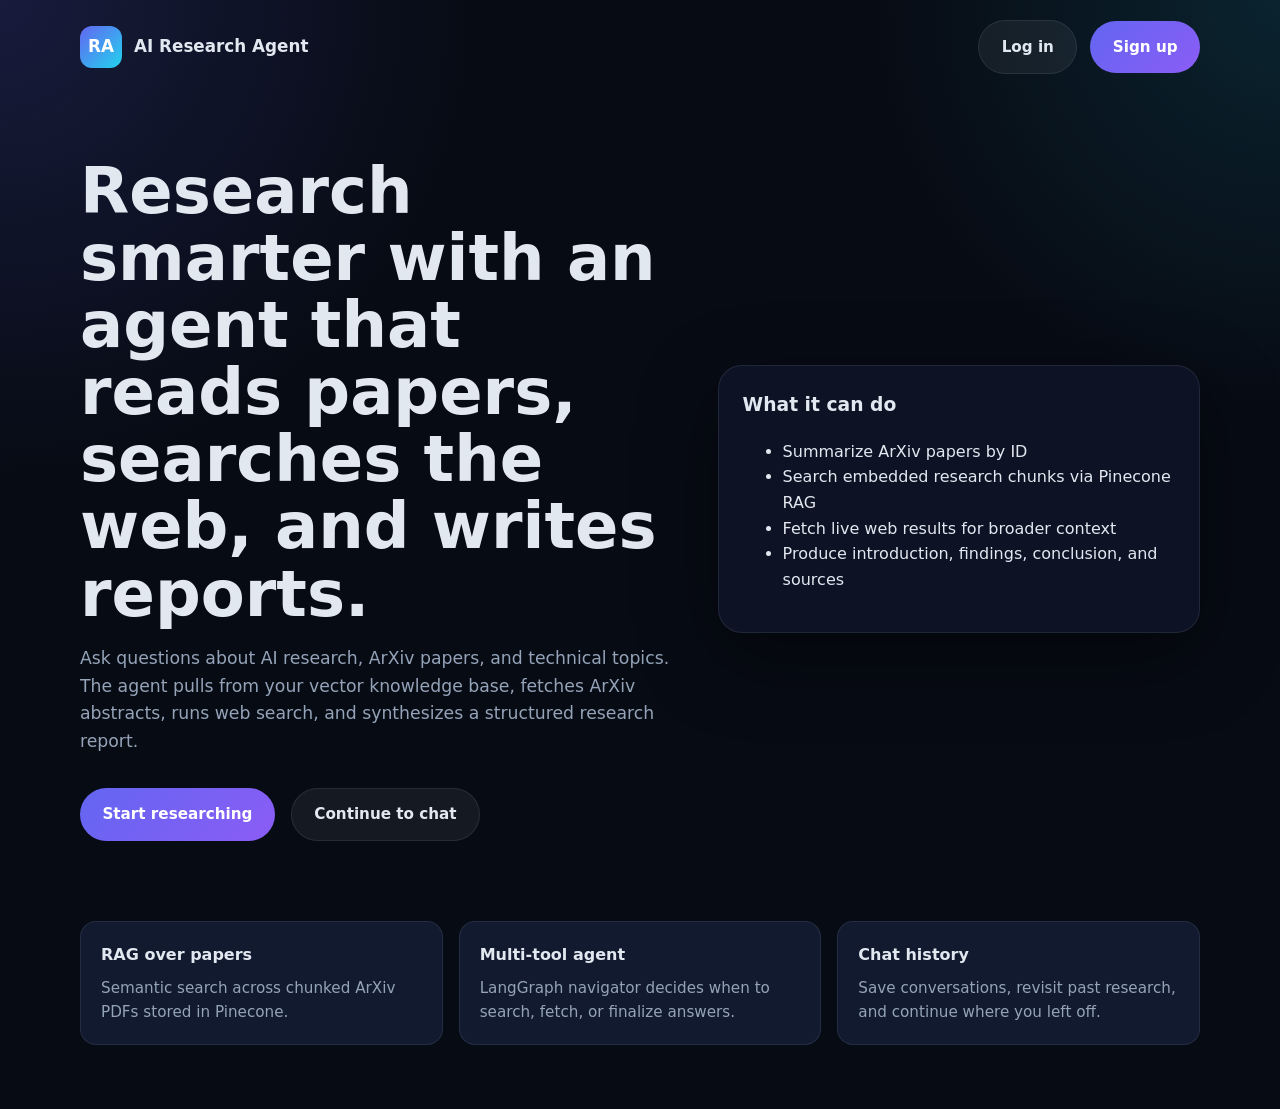
<file: frontend/index.html>
<!DOCTYPE html>
<html lang="en">
<head>
  <meta charset="UTF-8">
  <meta name="viewport" content="width=device-width, initial-scale=1.0">
  <title>AI Research Agent</title>
  <link rel="stylesheet" href="css/style.css">
</head>
<body class="landing">
  <div class="container">
    <nav class="nav">
      <div class="brand">
        <div class="brand-mark">RA</div>
        <span>AI Research Agent</span>
      </div>
      <div>
        <a class="btn btn-secondary" href="login.html">Log in</a>
        <a class="btn btn-primary" href="signup.html" style="margin-left: 0.5rem;">Sign up</a>
      </div>
    </nav>
    <section class="hero">
      <div class="hero-copy">
        <h1>Research smarter with an agent that reads papers, searches the web, and writes reports.</h1>
        <p>
          Ask questions about AI research, ArXiv papers, and technical topics. The agent pulls from
          your vector knowledge base, fetches ArXiv abstracts, runs web search, and synthesizes a
          structured research report.
        </p>
        <div class="hero-actions">
          <a class="btn btn-primary" href="signup.html">Start researching</a>
          <a class="btn btn-secondary" href="login.html">Continue to chat</a>
        </div>
      </div>
      <div class="hero-card">
        <h3>What it can do</h3>
        <ul>
          <li>Summarize ArXiv papers by ID</li>
          <li>Search embedded research chunks via Pinecone RAG</li>
          <li>Fetch live web results for broader context</li>
          <li>Produce introduction, findings, conclusion, and sources</li>
        </ul>
      </div>
    </section>
    <section class="feature-grid">
      <article class="feature-card">
        <h4>RAG over papers</h4>
        <p>Semantic search across chunked ArXiv PDFs stored in Pinecone.</p>
      </article>
      <article class="feature-card">
        <h4>Multi-tool agent</h4>
        <p>LangGraph navigator decides when to search, fetch, or finalize answers.</p>
      </article>
      <article class="feature-card">
        <h4>Chat history</h4>
        <p>Save conversations, revisit past research, and continue where you left off.</p>
      </article>
    </section>
  </div>
</body>
</html>
</file>
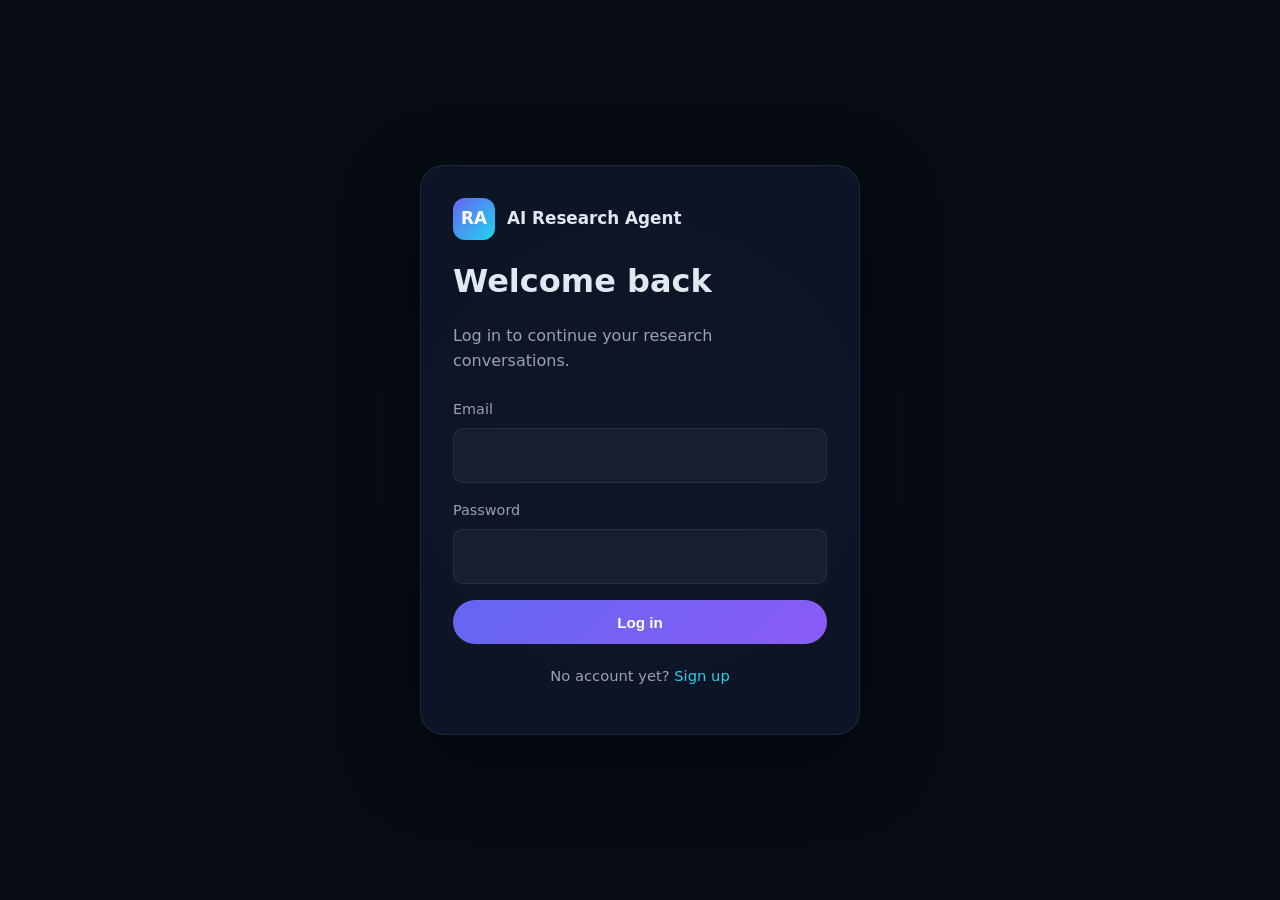
<file: frontend/login.html>
<!DOCTYPE html>
<html lang="en">
<head>
  <meta charset="UTF-8">
  <meta name="viewport" content="width=device-width, initial-scale=1.0">
  <title>Log in | AI Research Agent</title>
  <link rel="stylesheet" href="css/style.css">
</head>
<body class="auth-page">
  <div class="auth-card">
    <div class="brand" style="margin-bottom: 1rem;">
      <div class="brand-mark">RA</div>
      <span>AI Research Agent</span>
    </div>
    <h1>Welcome back</h1>
    <p class="subtitle">Log in to continue your research conversations.</p>
    <div id="auth-alert" class="alert alert-error" hidden></div>
    <form id="login-form">
      <div class="input-group">
        <label for="email">Email</label>
        <input id="email" name="email" type="email" required autocomplete="email">
      </div>
      <div class="input-group">
        <label for="password">Password</label>
        <input id="password" name="password" type="password" required autocomplete="current-password">
      </div>
      <button class="btn btn-primary" type="submit" style="width: 100%;">Log in</button>
    </form>
    <p class="auth-footer">No account yet? <a href="signup.html">Sign up</a></p>
  </div>
  <script src="js/common.js"></script>
  <script src="js/auth.js"></script>
</body>
</html>
</file>
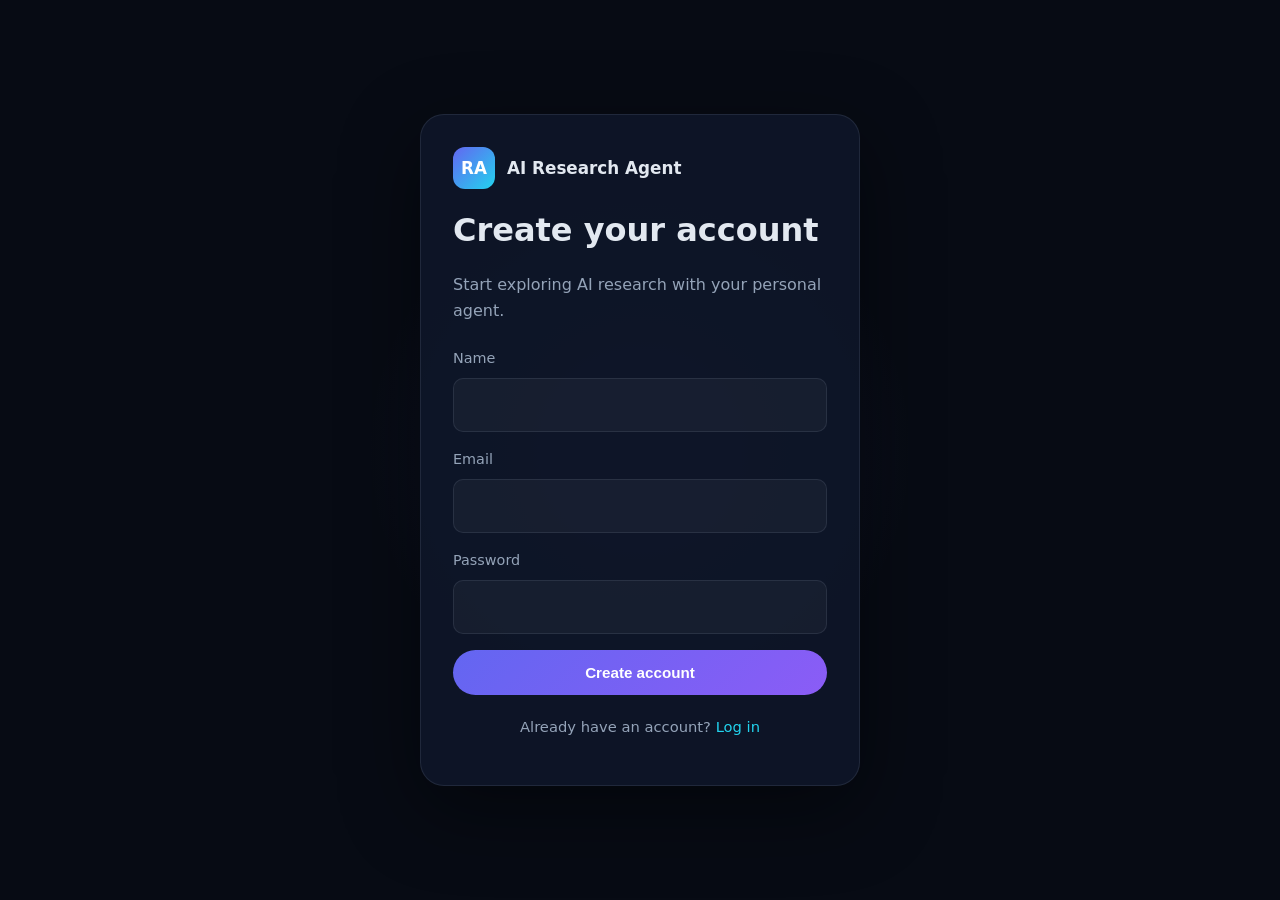
<file: frontend/signup.html>
<!DOCTYPE html>
<html lang="en">
<head>
  <meta charset="UTF-8">
  <meta name="viewport" content="width=device-width, initial-scale=1.0">
  <title>Sign up | AI Research Agent</title>
  <link rel="stylesheet" href="css/style.css">
</head>
<body class="auth-page">
  <div class="auth-card">
    <div class="brand" style="margin-bottom: 1rem;">
      <div class="brand-mark">RA</div>
      <span>AI Research Agent</span>
    </div>
    <h1>Create your account</h1>
    <p class="subtitle">Start exploring AI research with your personal agent.</p>
    <div id="auth-alert" class="alert alert-error" hidden></div>
    <form id="signup-form">
      <div class="input-group">
        <label for="name">Name</label>
        <input id="name" name="name" type="text" required autocomplete="name">
      </div>
      <div class="input-group">
        <label for="email">Email</label>
        <input id="email" name="email" type="email" required autocomplete="email">
      </div>
      <div class="input-group">
        <label for="password">Password</label>
        <input id="password" name="password" type="password" minlength="6" required autocomplete="new-password">
      </div>
      <button class="btn btn-primary" type="submit" style="width: 100%;">Create account</button>
    </form>
    <p class="auth-footer">Already have an account? <a href="login.html">Log in</a></p>
  </div>
  <script src="js/common.js"></script>
  <script>
    document.addEventListener('DOMContentLoaded', () => {
      const form = document.getElementById('signup-form');
      if (getToken()) {
        window.location.href = 'chat.html';
        return;
      }
      form.addEventListener('submit', async (event) => {
        event.preventDefault();
        const submitBtn = form.querySelector('button[type="submit"]');
        submitBtn.disabled = true;
        try {
          const payload = {
            name: form.name.value.trim(),
            email: form.email.value.trim(),
            password: form.password.value,
          };
          const data = await api('/api/auth/signup', {
            method: 'POST',
            body: JSON.stringify(payload),
          });
          setAuth(data.token, data.user);
          window.location.href = 'chat.html';
        } catch (error) {
          showAlert('auth-alert', error.message);
        } finally {
          submitBtn.disabled = false;
        }
      });
    });
  </script>
</body>
</html>
</file>
<file: frontend/css/style.css>
:root {
  --bg: #070b14;
  --bg-elevated: #0f1629;
  --bg-panel: #121a2f;
  --border: rgba(148, 163, 184, 0.14);
  --text: #e2e8f0;
  --text-muted: #94a3b8;
  --primary: #6366f1;
  --primary-hover: #818cf8;
  --accent: #22d3ee;
  --success: #34d399;
  --danger: #f87171;
  --shadow: 0 24px 80px rgba(0, 0, 0, 0.45);
  --radius: 16px;
  --radius-sm: 10px;
  --font: "Segoe UI", system-ui, -apple-system, sans-serif;
}

* {
  box-sizing: border-box;
}

html, body {
  margin: 0;
  min-height: 100%;
  font-family: var(--font);
  background: var(--bg);
  color: var(--text);
}

body {
  line-height: 1.6;
}

a {
  color: var(--accent);
  text-decoration: none;
}

a:hover {
  text-decoration: underline;
}

.container {
  width: min(1120px, calc(100% - 2rem));
  margin: 0 auto;
}

.btn {
  display: inline-flex;
  align-items: center;
  justify-content: center;
  gap: 0.5rem;
  border: none;
  border-radius: 999px;
  padding: 0.85rem 1.4rem;
  font-size: 0.95rem;
  font-weight: 600;
  cursor: pointer;
  transition: transform 0.15s ease, background 0.15s ease, opacity 0.15s ease;
}

.btn:hover {
  transform: translateY(-1px);
}

.btn-primary {
  background: linear-gradient(135deg, var(--primary), #8b5cf6);
  color: white;
}

.btn-primary:hover {
  background: linear-gradient(135deg, var(--primary-hover), #a78bfa);
}

.btn-secondary {
  background: rgba(255, 255, 255, 0.06);
  color: var(--text);
  border: 1px solid var(--border);
}

.btn-danger {
  background: rgba(248, 113, 113, 0.12);
  color: var(--danger);
  border: 1px solid rgba(248, 113, 113, 0.25);
}

.btn:disabled {
  opacity: 0.6;
  cursor: not-allowed;
  transform: none;
}

.input-group {
  display: flex;
  flex-direction: column;
  gap: 0.45rem;
  margin-bottom: 1rem;
}

.input-group label {
  font-size: 0.9rem;
  color: var(--text-muted);
}

.input-group input,
.input-group textarea {
  width: 100%;
  border: 1px solid var(--border);
  background: rgba(255, 255, 255, 0.04);
  color: var(--text);
  border-radius: var(--radius-sm);
  padding: 0.85rem 1rem;
  font: inherit;
}

.input-group input:focus,
.input-group textarea:focus {
  outline: none;
  border-color: rgba(99, 102, 241, 0.65);
  box-shadow: 0 0 0 3px rgba(99, 102, 241, 0.15);
}

.alert {
  padding: 0.85rem 1rem;
  border-radius: var(--radius-sm);
  margin-bottom: 1rem;
  font-size: 0.92rem;
}

.alert-error {
  background: rgba(248, 113, 113, 0.12);
  border: 1px solid rgba(248, 113, 113, 0.25);
  color: #fecaca;
}

.alert-success {
  background: rgba(52, 211, 153, 0.12);
  border: 1px solid rgba(52, 211, 153, 0.25);
  color: #a7f3d0;
}

/* Landing page */
.landing {
  min-height: 100vh;
  background:
    radial-gradient(circle at top left, rgba(99, 102, 241, 0.18), transparent 28%),
    radial-gradient(circle at top right, rgba(34, 211, 238, 0.12), transparent 24%),
    var(--bg);
}

.nav {
  display: flex;
  align-items: center;
  justify-content: space-between;
  padding: 1.25rem 0;
}

.brand {
  display: flex;
  align-items: center;
  gap: 0.75rem;
  font-weight: 700;
  font-size: 1.05rem;
}

.brand-mark {
  width: 42px;
  height: 42px;
  border-radius: 12px;
  display: grid;
  place-items: center;
  background: linear-gradient(135deg, var(--primary), var(--accent));
  color: white;
  font-weight: 800;
}

.hero {
  display: grid;
  grid-template-columns: 1.1fr 0.9fr;
  gap: 3rem;
  align-items: center;
  padding: 4rem 0 5rem;
}

.hero-copy h1 {
  font-size: clamp(2.4rem, 5vw, 4rem);
  line-height: 1.05;
  margin: 0 0 1rem;
}

.hero-copy p {
  color: var(--text-muted);
  font-size: 1.08rem;
  max-width: 620px;
}

.hero-actions {
  display: flex;
  gap: 1rem;
  margin-top: 2rem;
  flex-wrap: wrap;
}

.hero-card {
  background: rgba(15, 22, 41, 0.85);
  border: 1px solid var(--border);
  border-radius: 24px;
  padding: 1.5rem;
  box-shadow: var(--shadow);
}

.hero-card h3 {
  margin-top: 0;
}

.feature-grid {
  display: grid;
  grid-template-columns: repeat(3, 1fr);
  gap: 1rem;
  padding-bottom: 4rem;
}

.feature-card {
  background: var(--bg-panel);
  border: 1px solid var(--border);
  border-radius: var(--radius);
  padding: 1.25rem;
}

.feature-card h4 {
  margin: 0 0 0.5rem;
}

.feature-card p {
  margin: 0;
  color: var(--text-muted);
  font-size: 0.95rem;
}

/* Auth pages */
.auth-page {
  min-height: 100vh;
  display: grid;
  place-items: center;
  padding: 2rem 1rem;
  background:
    radial-gradient(circle at center, rgba(99, 102, 241, 0.12), transparent 35%),
    var(--bg);
}

.auth-card {
  width: min(440px, 100%);
  background: rgba(15, 22, 41, 0.92);
  border: 1px solid var(--border);
  border-radius: 24px;
  padding: 2rem;
  box-shadow: var(--shadow);
}

.auth-card h1 {
  margin: 0 0 0.35rem;
}

.auth-card .subtitle {
  color: var(--text-muted);
  margin-bottom: 1.5rem;
}

.auth-footer {
  margin-top: 1.25rem;
  text-align: center;
  color: var(--text-muted);
  font-size: 0.92rem;
}

/* Chat layout */
.chat-layout {
  display: grid;
  grid-template-columns: 300px 1fr;
  min-height: 100vh;
}

.sidebar {
  background: var(--bg-elevated);
  border-right: 1px solid var(--border);
  display: flex;
  flex-direction: column;
  padding: 1rem;
}

.sidebar-header {
  display: flex;
  align-items: center;
  justify-content: space-between;
  margin-bottom: 1rem;
}

.sidebar-actions {
  display: flex;
  flex-direction: column;
  gap: 0.75rem;
  margin-bottom: 1rem;
}

.history-list {
  flex: 1;
  overflow-y: auto;
  display: flex;
  flex-direction: column;
  gap: 0.5rem;
}

.history-item {
  border: 1px solid transparent;
  background: rgba(255, 255, 255, 0.03);
  border-radius: var(--radius-sm);
  padding: 0.85rem;
  cursor: pointer;
  transition: border-color 0.15s ease, background 0.15s ease;
}

.history-item:hover,
.history-item.active {
  border-color: rgba(99, 102, 241, 0.45);
  background: rgba(99, 102, 241, 0.08);
}

.history-item h5 {
  margin: 0 0 0.25rem;
  font-size: 0.92rem;
}

.history-item small {
  color: var(--text-muted);
}

.chat-main {
  display: flex;
  flex-direction: column;
  min-height: 100vh;
}

.chat-header {
  padding: 1rem 1.5rem;
  border-bottom: 1px solid var(--border);
  display: flex;
  align-items: center;
  justify-content: space-between;
  background: rgba(7, 11, 20, 0.75);
  backdrop-filter: blur(10px);
}

.chat-header h2 {
  margin: 0;
  font-size: 1.1rem;
}

.messages {
  flex: 1;
  overflow-y: auto;
  padding: 1.5rem;
  display: flex;
  flex-direction: column;
  gap: 1rem;
}

.message {
  max-width: min(820px, 92%);
  padding: 1rem 1.1rem;
  border-radius: 18px;
  white-space: pre-wrap;
  word-break: break-word;
}

.message.user {
  align-self: flex-end;
  background: linear-gradient(135deg, rgba(99, 102, 241, 0.22), rgba(139, 92, 246, 0.18));
  border: 1px solid rgba(99, 102, 241, 0.25);
}

.message.assistant {
  align-self: flex-start;
  background: rgba(255, 255, 255, 0.04);
  border: 1px solid var(--border);
}

.message-meta {
  display: block;
  margin-top: 0.5rem;
  font-size: 0.75rem;
  color: var(--text-muted);
}

.empty-state {
  margin: auto;
  text-align: center;
  color: var(--text-muted);
  max-width: 520px;
}

.empty-state h3 {
  color: var(--text);
}

.composer {
  padding: 1rem 1.5rem 1.5rem;
  border-top: 1px solid var(--border);
  background: rgba(7, 11, 20, 0.85);
}

.composer form {
  display: flex;
  gap: 0.75rem;
  align-items: end;
}

.composer textarea {
  flex: 1;
  min-height: 56px;
  max-height: 180px;
  resize: vertical;
  border: 1px solid var(--border);
  background: rgba(255, 255, 255, 0.04);
  color: var(--text);
  border-radius: 16px;
  padding: 0.95rem 1rem;
  font: inherit;
}

.composer textarea:focus {
  outline: none;
  border-color: rgba(99, 102, 241, 0.65);
}

.typing-indicator {
  display: none;
  align-items: center;
  gap: 0.5rem;
  color: var(--text-muted);
  font-size: 0.9rem;
  margin-bottom: 0.75rem;
}

.typing-indicator.visible {
  display: flex;
}

.dot {
  width: 8px;
  height: 8px;
  border-radius: 50%;
  background: var(--accent);
  animation: pulse 1.2s infinite ease-in-out;
}

.dot:nth-child(2) { animation-delay: 0.15s; }
.dot:nth-child(3) { animation-delay: 0.3s; }

@keyframes pulse {
  0%, 80%, 100% { opacity: 0.25; transform: scale(0.85); }
  40% { opacity: 1; transform: scale(1); }
}

.user-chip {
  display: inline-flex;
  align-items: center;
  gap: 0.5rem;
  padding: 0.35rem 0.75rem;
  border-radius: 999px;
  background: rgba(255, 255, 255, 0.05);
  border: 1px solid var(--border);
  color: var(--text-muted);
  font-size: 0.85rem;
}

@media (max-width: 900px) {
  .hero,
  .feature-grid,
  .chat-layout {
    grid-template-columns: 1fr;
  }

  .sidebar {
    min-height: auto;
    border-right: none;
    border-bottom: 1px solid var(--border);
  }

  .chat-layout {
    display: flex;
    flex-direction: column;
  }
}
</file>
